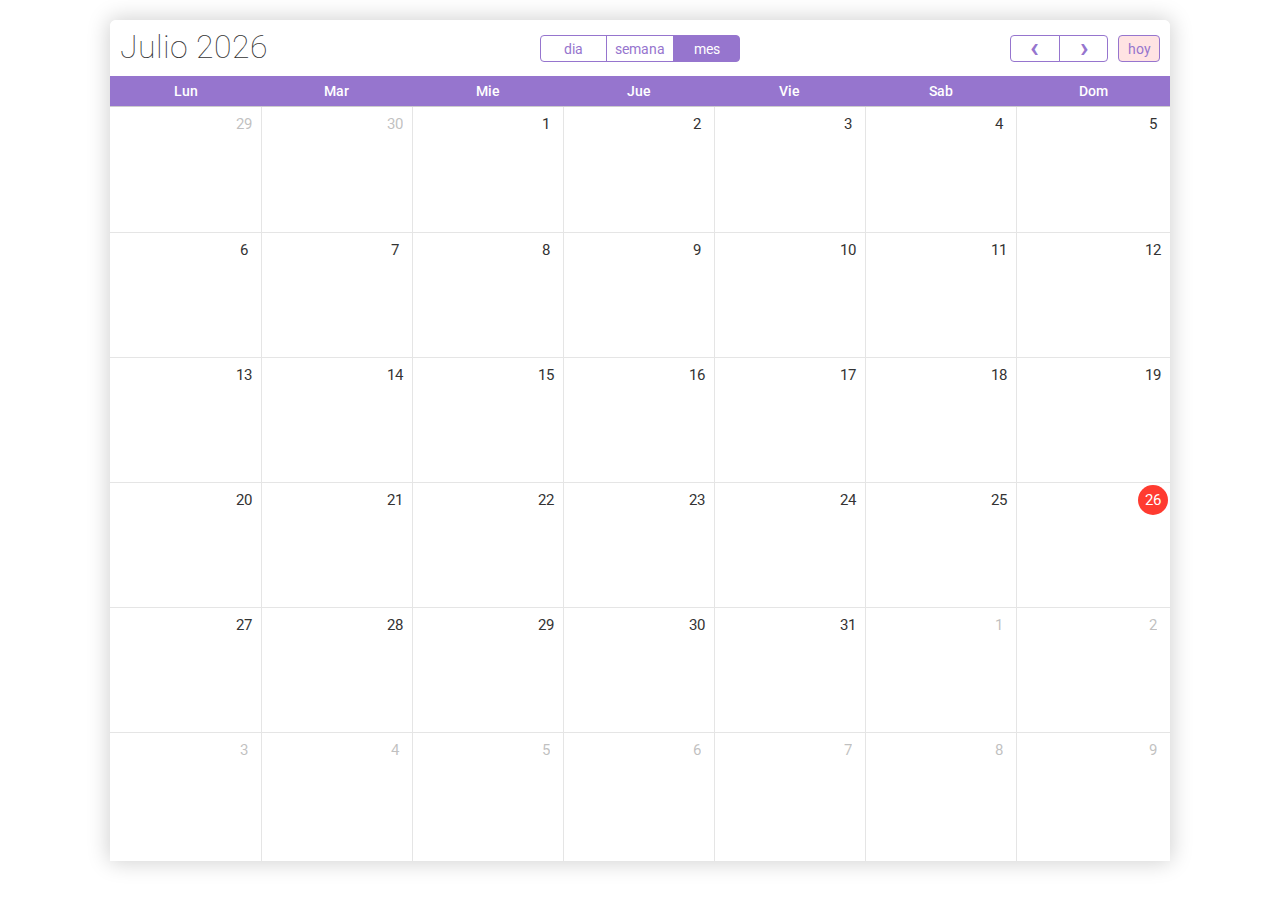
<file: templates/calendar/calendar.html>
<link href="//maxcdn.bootstrapcdn.com/bootstrap/3.3.0/css/bootstrap.min.css" rel="stylesheet" id="bootstrap-css">
<script src="//maxcdn.bootstrapcdn.com/bootstrap/3.3.0/js/bootstrap.min.js"></script>
<script src="//code.jquery.com/jquery-1.11.1.min.js"></script>
<!------ Include the above in your HEAD tag ---------->

<!DOCTYPE html>
<html>
<head>
  <link rel="stylesheet" href="calendar.css">



<link href="https://fonts.googleapis.com/css?family=Roboto:100,100i,300,300i,400,400i,500,500i,700,700i,900,900i" rel="stylesheet">

<script>

	$(document).ready(function() {
	    var date = new Date();
		var d = date.getDate();
		var m = date.getMonth();
		var y = date.getFullYear();
		
		/*  className colors
		
		className: default(transparent), important(red), chill(pink), success(green), info(blue)
		
		*/		
		
		  
		/* initialize the external events
		-----------------------------------------------------------------*/
	
		$('#external-events div.external-event').each(function() {
		
			// create an Event Object (http://arshaw.com/fullcalendar/docs/event_data/Event_Object/)
			// it doesn't need to have a start or end
			var eventObject = {
				title: $.trim($(this).text()) // use the element's text as the event title
			};
			
			// store the Event Object in the DOM element so we can get to it later
			$(this).data('eventObject', eventObject);
			
			// make the event draggable using jQuery UI
			$(this).draggable({
				zIndex: 999,
				revert: true,      // will cause the event to go back to its
				revertDuration: 0  //  original position after the drag
			});
			
		});
	
	
		/* initialize the calendar
		-----------------------------------------------------------------*/
		
		var calendar =  $('#calendar').fullCalendar({
			header: {
				left: 'title',
				center: 'agendaDay,agendaWeek,month',
				right: 'prev,next today'
			},
			editable: true,
			firstDay: 1, //  1(Monday) this can be changed to 0(Sunday) for the USA system
			selectable: true,
			defaultView: 'month',
			
			axisFormat: 'h:mm',
			columnFormat: {
                month: 'ddd',    // Mon
                week: 'ddd d', // Mon 7
                day: 'dddd M/d',  // Monday 9/7
                agendaDay: 'dddd d'
            },
            titleFormat: {
                month: 'MMMM yyyy', // September 2009
                week: "MMMM yyyy", // September 2009
                day: 'MMMM yyyy'                  // Tuesday, Sep 8, 2009
            },
			allDaySlot: false,
			selectHelper: true,
			select: function(start, end, allDay) {
				var title = prompt('Event Title:');
				if (title) {
					calendar.fullCalendar('renderEvent',
						{
							title: title,
							start: start,
							end: end,
							allDay: allDay
						},
						true // make the event "stick"
					);
				}
				calendar.fullCalendar('unselect');
			},
			droppable: true, // this allows things to be dropped onto the calendar !!!
			drop: function(date, allDay) { // this function is called when something is dropped
			
				// retrieve the dropped element's stored Event Object
				var originalEventObject = $(this).data('eventObject');
				
				// we need to copy it, so that multiple events don't have a reference to the same object
				var copiedEventObject = $.extend({}, originalEventObject);
				
				// assign it the date that was reported
				copiedEventObject.start = date;
				copiedEventObject.allDay = allDay;
				
				// render the event on the calendar
				// the last `true` argument determines if the event "sticks" (http://arshaw.com/fullcalendar/docs/event_rendering/renderEvent/)
				$('#calendar').fullCalendar('renderEvent', copiedEventObject, true);
				
				// is the "remove after drop" checkbox checked?
				if ($('#drop-remove').is(':checked')) {
					// if so, remove the element from the "Draggable Events" list
					$(this).remove();
				}
				
			},
			
			events: [
				// {
				// 	title: 'All Day Event',
				// 	start: new Date(y, m, 1)
				// },
				// {
				// 	id: 999,
				// 	title: 'Repeating Event',
				// 	start: new Date(y, m, d-3, 16, 0),
				// 	allDay: false,
				// 	className: 'info'
				// },
				// {
				// 	id: 999,
				// 	title: 'Repeating Event',
				// 	start: new Date(y, m, d+4, 16, 0),
				// 	allDay: false,
				// 	className: 'info'
				// },
				// {
				// 	title: 'Meeting',
				// 	start: new Date(y, m, d, 10, 30),
				// 	allDay: false,
				// 	className: 'important'
				// },
				// {
				// 	title: 'Lunch',
				// 	start: new Date(y, m, d, 12, 0),
				// 	end: new Date(y, m, d, 14, 0),
				// 	allDay: false,
				// 	className: 'important'
				// },
				// {
				// 	title: 'Birthday Party',
				// 	start: new Date(y, m, d+1, 19, 0),
				// 	end: new Date(y, m, d+1, 22, 30),
				// 	allDay: false,
				// },
				// {
				// 	title: 'Click for Google',
				// 	start: new Date(y, m, 28),
				// 	end: new Date(y, m, 29),
				// 	url: 'https://ccp.cloudaccess.net/aff.php?aff=5188',
				// 	className: 'success'
				// }
			],			
		});
		
		
	});

</script>
<style>

	body {
	  /* margin-bottom: 40px;
		margin-top: 40px; */
		/* text-align: center; */
		/* font-size: 14px; */
		/* font-family: 'Roboto', sans-serif; */
		/* background:url(http://www.digiphotohub.com/wp-content/uploads/2015/09/bigstock-Abstract-Blurred-Background-Of-92820527.jpg); */
		}
		
	#wrap {
		/* width: 1100px; */
		max-width: 1100px;
    min-width: 550px;
		margin: 0 auto;
		}
		
	#external-events {
		float: left;
		width: 150px;
		padding: 0 10px;
		text-align: left;
		}
		
	#external-events h4 {
		font-size: 16px;
		margin-top: 0;
		padding-top: 1em;
		}
		
	.external-event { /* try to mimick the look of a real event */
		margin: 10px 0;
		padding: 2px 4px;
		background: #3366CC;
		color: #fff;
		font-size: .85em;
		cursor: pointer;
		}
		
	#external-events p {
		margin: 1.5em 0;
		font-size: 11px;
		color: #666;
		}
		
	#external-events p input {
		margin: 0;
		vertical-align: middle;
		}

	#calendar {
    /* float: right; */
    /* margin: 0 auto; */
		/* width: 900px;*/
		margin: 20px;
    background-color: #FFFFFF;
    border-radius: 6px;
    box-shadow: 0 1px 2px #C3C3C3;
    -webkit-box-shadow: 0px 0px 21px 2px rgba(0,0,0,0.18);
    -moz-box-shadow: 0px 0px 21px 2px rgba(0,0,0,0.18);
    box-shadow: 0px 0px 21px 2px rgba(0,0,0,0.18);
		}

</style>
</head>
<body>
  <div id='wrap'>
		<div id='calendar'></div>
		<div style='clear:both'></div>
  </div>
  <script src="calendar.js"></script>
</body>
</html>
</file>
<file: templates/calendar/calendar.css>
@import url('https://fonts.googleapis.com/css?family=Roboto:100,100i,300,300i,400,400i,500,500i,700,700i,900,900i');
td.fc-day {
  background:#FFF !important;
  font-family: 'Roboto', sans-serif;
}
td.fc-today {
	background:#FFF !important;
	position: relative;
}

.fc-first th{
	font-family: 'Roboto', sans-serif;
  background:#9675ce !important;
	color:#FFF;
	font-size:14px !important;
	font-weight:500 !important;

}
.fc-event-inner {
	font-family: 'Roboto', sans-serif;
  background: #03a9f3!important;
  color: #FFF!important;
  font-size: 12px!important;
  font-weight: 500!important;
  padding: 5px 0px!important;
}

.fc {
	direction: ltr;
	text-align: left;
	}
	
.fc table {
	border-collapse: collapse;
	border-spacing: 0;
	}
	
html .fc,
.fc table {
	font-size: 1em;
	font-family: "Helvetica Neue",Helvetica;

	}
	
.fc td,
.fc th {
	padding: 0;
	vertical-align: top;
	}



/* Header
------------------------------------------------------------------------*/

.fc-header td {
	white-space: nowrap;
	padding: 15px 10px 0px;
}

.fc-header-left {
	width: 25%;
	text-align: left;
}
	
.fc-header-center {
	text-align: center;
	}
	
.fc-header-right {
	width: 25%;
	text-align: right;
	}
	
.fc-header-title {
	display: inline-block;
	vertical-align: top;
	margin-top: -5px;
}
	
.fc-header-title h2 {
	margin-top: 0;
	white-space: nowrap;
	font-size: 32px;
  font-weight: 100;
  margin-bottom: 10px;
  font-family: 'Roboto', sans-serif;
}
span.fc-button {
  font-family: 'Roboto', sans-serif;
  border-color: #9675ce;
  color: #9675ce;
}
.fc-state-down, .fc-state-active {
  background-color: #9675ce !important;
	color: #FFF !important;
}
.fc .fc-header-space {
	padding-left: 10px;
	}
	
.fc-header .fc-button {
	margin-bottom: 1em;
	vertical-align: top;
	}
	
/* buttons edges butting together */

.fc-header .fc-button {
	margin-right: -1px;
	}
	
.fc-header .fc-corner-right,  /* non-theme */
.fc-header .ui-corner-right { /* theme */
	margin-right: 0; /* back to normal */
	}
	
/* button layering (for border precedence) */
	
.fc-header .fc-state-hover,
.fc-header .ui-state-hover {
	z-index: 2;
	}
	
.fc-header .fc-state-down {
	z-index: 3;
	}

.fc-header .fc-state-active,
.fc-header .ui-state-active {
	z-index: 4;
	}
	
	
	
/* Content
------------------------------------------------------------------------*/
	
.fc-content {
	clear: both;
	zoom: 1; /* for IE7, gives accurate coordinates for [un]freezeContentHeight */
	}
	
.fc-view {
	width: 100%;
	overflow: hidden;
	}
	
	

/* Cell Styles
------------------------------------------------------------------------*/

    /* <th>, usually */
.fc-widget-content {  /* <td>, usually */
	border: 1px solid #e5e5e5;
	}
.fc-widget-header{
  border-bottom: 1px solid #EEE; 
}	
.fc-state-highlight { /* <td> today cell */ /* TODO: add .fc-today to <th> */
	/* background: #fcf8e3; */
}

.fc-state-highlight > div > div.fc-day-number{
  background-color: #ff3b30;
  color: #FFFFFF;
  border-radius: 50%;
  margin: 4px;
}
	
.fc-cell-overlay { /* semi-transparent rectangle while dragging */
	background: #bce8f1;
	opacity: .3;
	filter: alpha(opacity=30); /* for IE */
	}
	


/* Buttons
------------------------------------------------------------------------*/

.fc-button {
	position: relative;
	display: inline-block;
	padding: 0 .6em;
	overflow: hidden;
	height: 1.9em;
	line-height: 1.9em;
	white-space: nowrap;
	cursor: pointer;
	}
	
.fc-state-default { /* non-theme */
	border: 1px solid;
	}

.fc-state-default.fc-corner-left { /* non-theme */
	border-top-left-radius: 4px;
	border-bottom-left-radius: 4px;
	}

.fc-state-default.fc-corner-right { /* non-theme */
	border-top-right-radius: 4px;
	border-bottom-right-radius: 4px;
	}

/*
	Our default prev/next buttons use HTML entities like ‹ › « »
	and we'll try to make them look good cross-browser.
*/

.fc-text-arrow {
	margin: 0 .4em;
	font-size: 2em;
	line-height: 23px;
	vertical-align: baseline; /* for IE7 */
	}

.fc-button-prev .fc-text-arrow,
.fc-button-next .fc-text-arrow { /* for ‹ › */
	font-weight: bold;
	}
	
/* icon (for jquery ui) */
	
.fc-button .fc-icon-wrap {
	position: relative;
	float: left;
	top: 50%;
	}
	
.fc-button .ui-icon {
	position: relative;
	float: left;
	margin-top: -50%;
	
	*margin-top: 0;
	*top: -50%;
	}


.fc-state-default {
	border-color: #ff3b30;
	color: #ff3b30;	
}
.fc-button-month.fc-state-default, .fc-button-agendaWeek.fc-state-default, .fc-button-agendaDay.fc-state-default{
  min-width: 67px;
	text-align: center;
	transition: all 0.2s;
	-webkit-transition: all 0.2s;
}
.fc-state-hover,
.fc-state-down,
.fc-state-active,
.fc-state-disabled {
	color: #333333;
	background-color: #FFE3E3;
	}

.fc-state-hover {
	color: #ff3b30;
	text-decoration: none;
	background-position: 0 -15px;
  -webkit-transition: background-position 0.1s linear;
  -moz-transition: background-position 0.1s linear;
  -o-transition: background-position 0.1s linear;
  transition: background-position 0.1s linear;
	}

.fc-state-down,
.fc-state-active {
	background-color: #ff3b30;
	background-image: none;
	outline: 0;
	color: #FFFFFF;
}

.fc-state-disabled {
	cursor: default;
	background-image: none;
	background-color: #FFE3E3;
	filter: alpha(opacity=65);
	box-shadow: none;
	border:1px solid #FFE3E3;
	color: #ff3b30;
	}

	

/* Global Event Styles
------------------------------------------------------------------------*/

.fc-event-container > * {
	z-index: 8;
	}

.fc-event-container > .ui-draggable-dragging,
.fc-event-container > .ui-resizable-resizing {
	z-index: 9;
	}
	 
.fc-event {
	border: 1px solid #FFF; /* default BORDER color */
	background-color: #FFF; /* default BACKGROUND color */
	color: #919191;               /* default TEXT color */
	font-size: 12px;
	cursor: default;
}
.fc-event.chill{
    background-color: #f3dcf8;
}
.fc-event.info{
    background-color: #c6ebfe;
}
.fc-event.important{
    background-color: #FFBEBE;
}
.fc-event.success{
    background-color: #BEFFBF;
}
.fc-event:hover{
    opacity: 0.7;
}
a.fc-event {
	text-decoration: none;
	}
	
a.fc-event,
.fc-event-draggable {
	cursor: pointer;
	}
	
.fc-rtl .fc-event {
	text-align: right;
	}

.fc-event-inner {
	width: 100%;
	height: 100%;
	overflow: hidden;
	line-height: 15px;
	}
	
.fc-event-time,
.fc-event-title {
	padding: 0 1px;
	}
	
.fc .ui-resizable-handle {
	display: block;
	position: absolute;
	z-index: 99999;
	overflow: hidden; /* hacky spaces (IE6/7) */
	font-size: 300%;  /* */
	line-height: 50%; /* */
	}
	
	
	
/* Horizontal Events
------------------------------------------------------------------------*/

.fc-event-hori {
	border-width: 1px 0;
	margin-bottom: 1px;
	}

.fc-ltr .fc-event-hori.fc-event-start,
.fc-rtl .fc-event-hori.fc-event-end {
	border-left-width: 1px;
	/*
border-top-left-radius: 3px;
	border-bottom-left-radius: 3px;
*/
	}

.fc-ltr .fc-event-hori.fc-event-end,
.fc-rtl .fc-event-hori.fc-event-start {
	border-right-width: 1px;
	/*
border-top-right-radius: 3px;
	border-bottom-right-radius: 3px;
*/
	}
	
/* resizable */
	
.fc-event-hori .ui-resizable-e {
	top: 0           !important; /* importants override pre jquery ui 1.7 styles */
	right: -3px      !important;
	width: 7px       !important;
	height: 100%     !important;
	cursor: e-resize;
	}
	
.fc-event-hori .ui-resizable-w {
	top: 0           !important;
	left: -3px       !important;
	width: 7px       !important;
	height: 100%     !important;
	cursor: w-resize;
	}
	
.fc-event-hori .ui-resizable-handle {
	padding-bottom: 14px; /* IE6 had 0 height */
	}
	
	
	
/* Reusable Separate-border Table
------------------------------------------------------------*/

table.fc-border-separate {
	border-collapse: separate;
	}
	
.fc-border-separate th,
.fc-border-separate td {
	border-width: 1px 0 0 1px;
	}
	
.fc-border-separate th.fc-last,
.fc-border-separate td.fc-last {
	border-right-width: 1px;
	}
	

.fc-border-separate tr.fc-last td {
	
}
.fc-border-separate .fc-week .fc-first{
  border-left: 0;
}
.fc-border-separate .fc-week .fc-last{
  border-right: 0;
}
.fc-border-separate tr.fc-last th{
  border-bottom-width: 1px;
  border-color: #cdcdcd;
  font-size: 16px;
  font-weight: 300;
	line-height: 30px;
}
.fc-border-separate tbody tr.fc-first td,
.fc-border-separate tbody tr.fc-first th {
	border-top-width: 0;
	}
	
	

/* Month View, Basic Week View, Basic Day View
------------------------------------------------------------------------*/

.fc-grid th {
	text-align: center;
	}

.fc .fc-week-number {
	width: 22px;
	text-align: center;
	}

.fc .fc-week-number div {
	padding: 0 2px;
	}
	
.fc-grid .fc-day-number {
	float: right;
	padding: 0 2px;
	}
	
.fc-grid .fc-other-month .fc-day-number {
	opacity: 0.3;
	filter: alpha(opacity=30); /* for IE */
	/* opacity with small font can sometimes look too faded
	   might want to set the 'color' property instead
	   making day-numbers bold also fixes the problem */
	}
	
.fc-grid .fc-day-content {
	clear: both;
	padding: 2px 2px 1px; /* distance between events and day edges */
	}
	
/* event styles */
	
.fc-grid .fc-event-time {
	font-weight: bold;
	}
	
/* right-to-left */
	
.fc-rtl .fc-grid .fc-day-number {
	float: left;
	}
	
.fc-rtl .fc-grid .fc-event-time {
	float: right;
	}
	
	

/* Agenda Week View, Agenda Day View
------------------------------------------------------------------------*/

.fc-agenda table {
	border-collapse: separate;
	}
	
.fc-agenda-days th {
	text-align: center;
	}
	
.fc-agenda .fc-agenda-axis {
	width: 50px;
	padding: 0 4px;
	vertical-align: middle;
	text-align: right;
	white-space: nowrap;
	font-weight: normal;
	}

.fc-agenda .fc-week-number {
	font-weight: bold;
	}
	
.fc-agenda .fc-day-content {
	padding: 2px 2px 1px;
	}
	
/* make axis border take precedence */
	
.fc-agenda-days .fc-agenda-axis {
	border-right-width: 1px;
	}
	
.fc-agenda-days .fc-col0 {
	border-left-width: 0;
	}
	
/* all-day area */
	
.fc-agenda-allday th {
	border-width: 0 1px;
	}
	
.fc-agenda-allday .fc-day-content {
	min-height: 34px; /* TODO: doesnt work well in quirksmode */
	height: 34px;
	}
	
/* divider (between all-day and slots) */
	
.fc-agenda-divider-inner {
	height: 2px;
	overflow: hidden;
	}
	
.fc-widget-header .fc-agenda-divider-inner {
	background: #eee;
	}
	
/* slot rows */
	
.fc-agenda-slots th {
	border-width: 1px 1px 0;
	}
	
.fc-agenda-slots td {
	border-width: 1px 0 0;
	background: none;
	}
	
.fc-agenda-slots td div {
	height: 20px;
	}
	
.fc-agenda-slots tr.fc-slot0 th,
.fc-agenda-slots tr.fc-slot0 td {
	border-top-width: 0;
	}
	
.fc-agenda-slots tr.fc-minor th.ui-widget-header {
	*border-top-style: solid; /* doesn't work with background in IE6/7 */
	}
	


/* Vertical Events
------------------------------------------------------------------------*/

.fc-event-vert {
	border-width: 0 1px;
	}

.fc-event-vert.fc-event-start {
	border-top-width: 1px;
	border-top-left-radius: 3px;
	border-top-right-radius: 3px;
	}

.fc-event-vert.fc-event-end {
	border-bottom-width: 1px;
	border-bottom-left-radius: 3px;
	border-bottom-right-radius: 3px;
	}
	
.fc-event-vert .fc-event-time {
	white-space: nowrap;
	font-size: 10px;
	}

.fc-event-vert .fc-event-inner {
	position: relative;
	z-index: 2;
	}
	
.fc-event-vert .fc-event-bg { /* makes the event lighter w/ a semi-transparent overlay  */
	position: absolute;
	z-index: 1;
	top: 0;
	left: 0;
	width: 100%;
	height: 100%;
	background: #fff;
	opacity: .25;
	filter: alpha(opacity=25);
	}
	
.fc .ui-draggable-dragging .fc-event-bg, /* TODO: something nicer like .fc-opacity */
.fc-select-helper .fc-event-bg {
	display: none\9; /* for IE6/7/8. nested opacity filters while dragging don't work */
	}
	
/* resizable */
	
.fc-event-vert .ui-resizable-s {
	bottom: 0        !important; /* importants override pre jquery ui 1.7 styles */
	width: 100%      !important;
	height: 8px      !important;
	overflow: hidden !important;
	line-height: 8px !important;
	font-size: 11px  !important;
	font-family: monospace;
	text-align: center;
	cursor: s-resize;
	}
	
.fc-agenda .ui-resizable-resizing { /* TODO: better selector */
	overflow: hidden;
	}
	
thead tr.fc-first{
    background-color: #f7f7f7;
}
table.fc-header{
    background-color: #FFFFFF;
    border-radius: 6px 6px 0 0;
}

.fc-week .fc-day > div .fc-day-number{
    font-size: 15px;
    margin: 2px;
    min-width: 19px;
    padding: 6px;
    text-align: center;
    width: 30px;
    height: 30px;
}
.fc-sun, .fc-sat{
    color: #b8b8b8;
}

.fc-week .fc-day:hover .fc-day-number{
    background-color: #B8B8B8;
    border-radius: 50%;
    color: #FFFFFF;
    transition: background-color 0.2s;
}
.fc-week .fc-day.fc-state-highlight:hover .fc-day-number{
    background-color:  #ff3b30;
}
.fc-button-today{
    border: 1px solid rgba(255,255,255,.0);
}
.fc-view-agendaDay thead tr.fc-first .fc-widget-header{
    text-align: right;
    padding-right: 10px;
}

/*!
 * FullCalendar v1.6.4 Print Stylesheet
 * Docs & License: http://arshaw.com/fullcalendar/
 * (c) 2013 Adam Shaw
 */

/*
 * Include this stylesheet on your page to get a more printer-friendly calendar.
 * When including this stylesheet, use the media='print' attribute of the <link> tag.
 * Make sure to include this stylesheet IN ADDITION to the regular fullcalendar.css.
 */
 
 
 /* Events
-----------------------------------------------------*/
 
.fc-event {
	background: #fff !important;
	color: #000 !important;
	}
	
/* for vertical events */
	
.fc-event-bg {
	display: none !important;
	}
	
.fc-event .ui-resizable-handle {
	display: none !important;
	}
</file>
